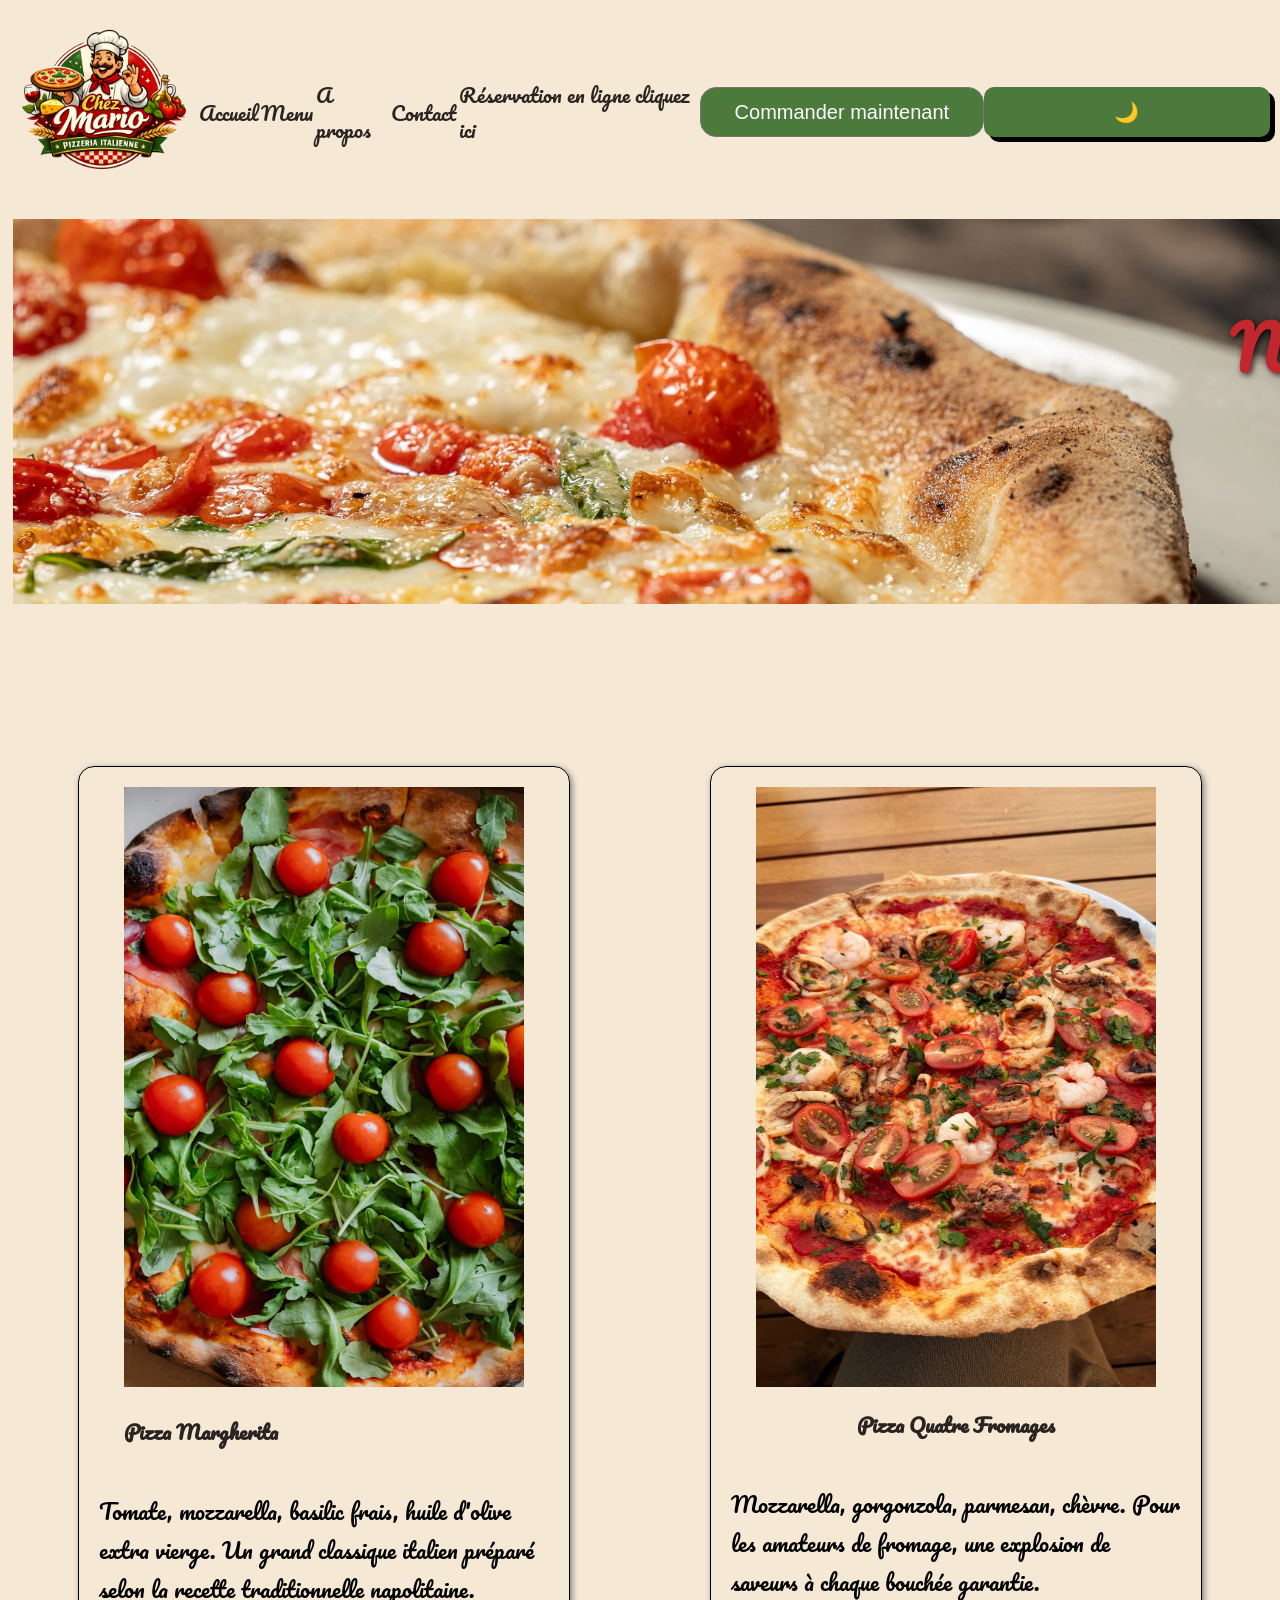
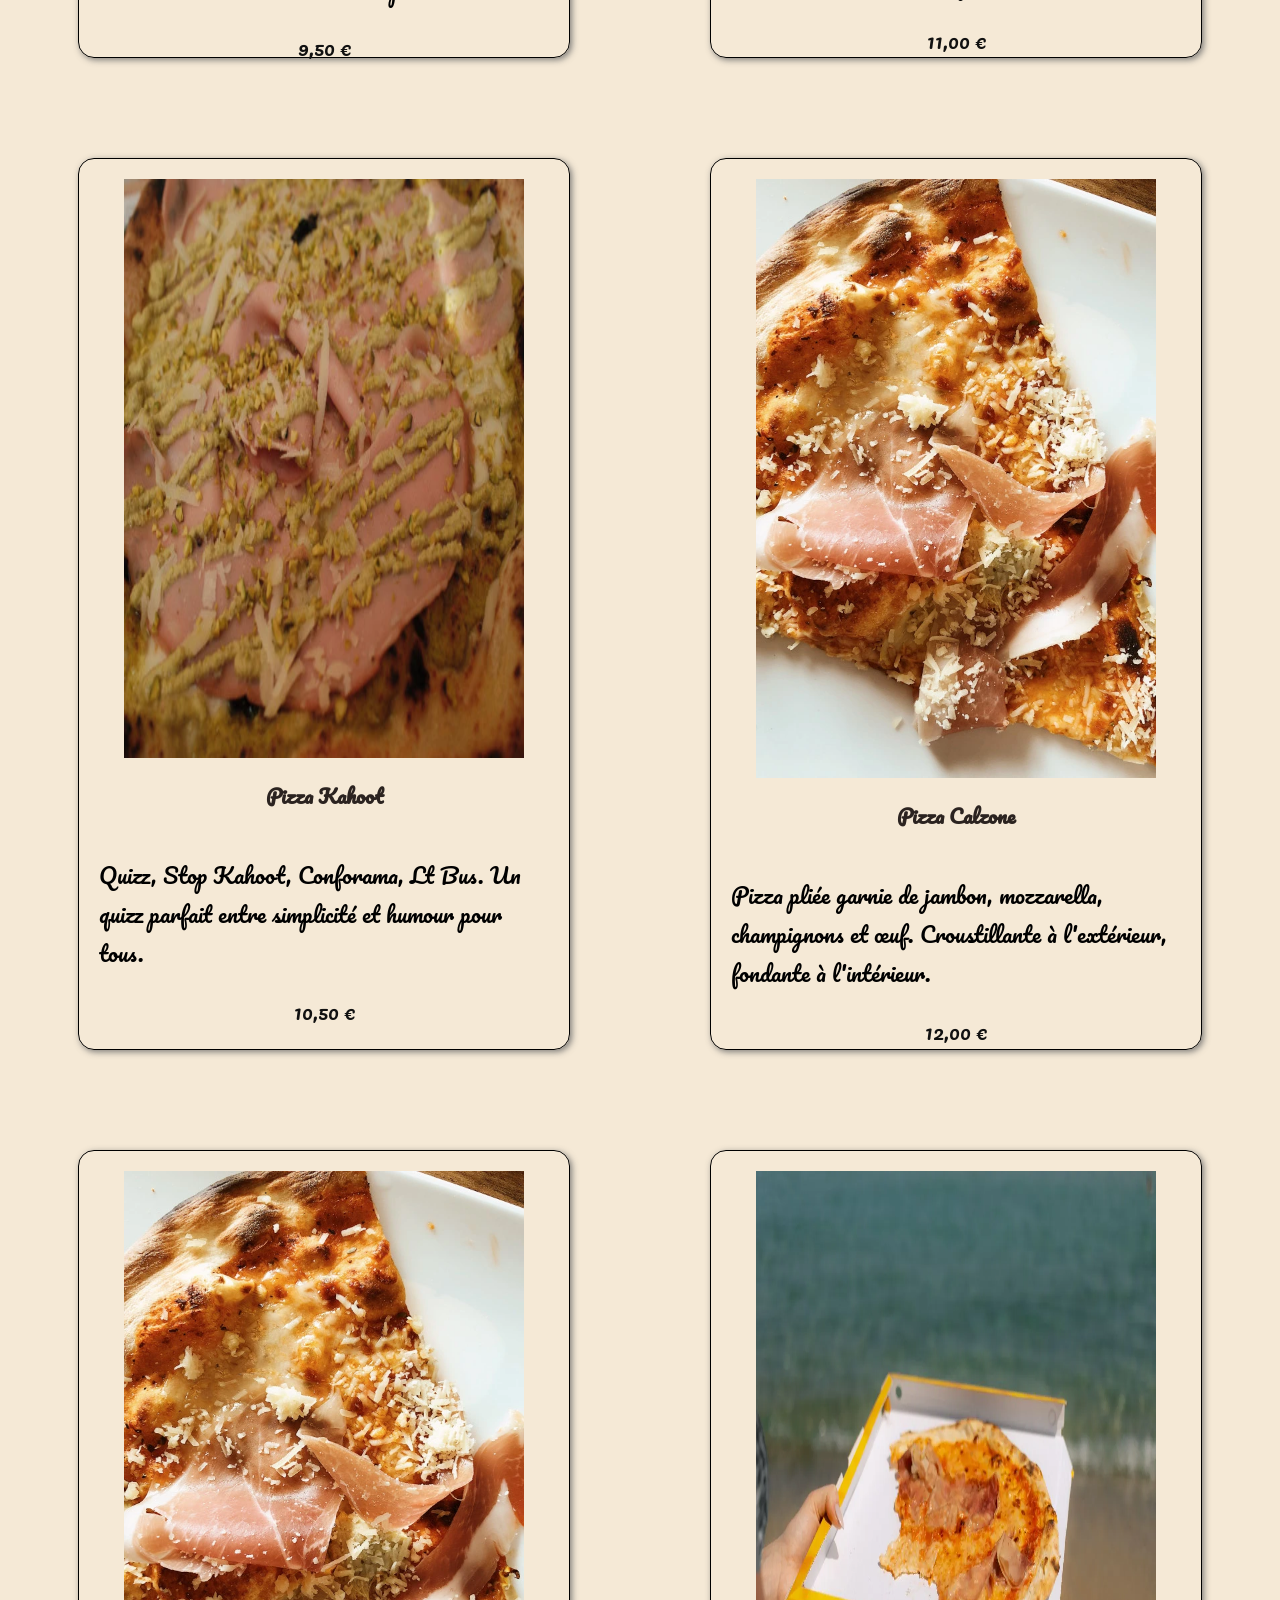
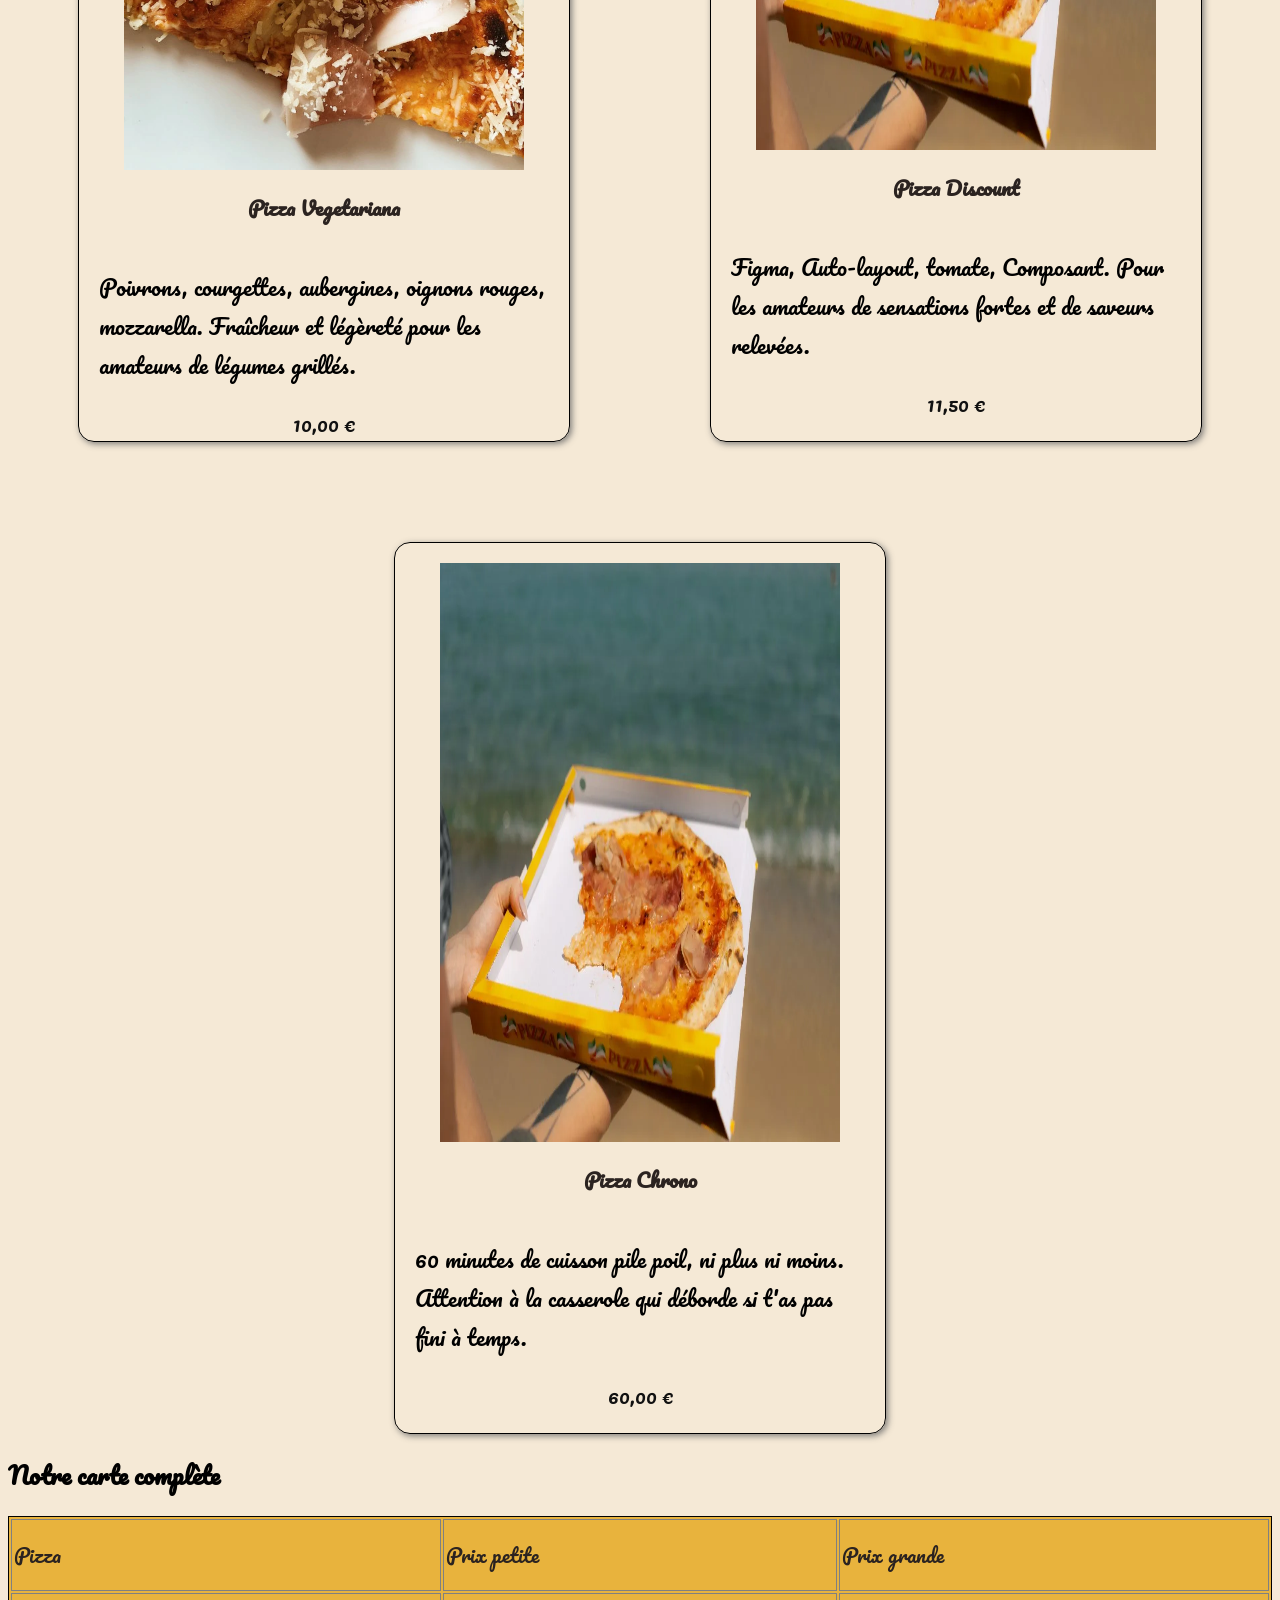
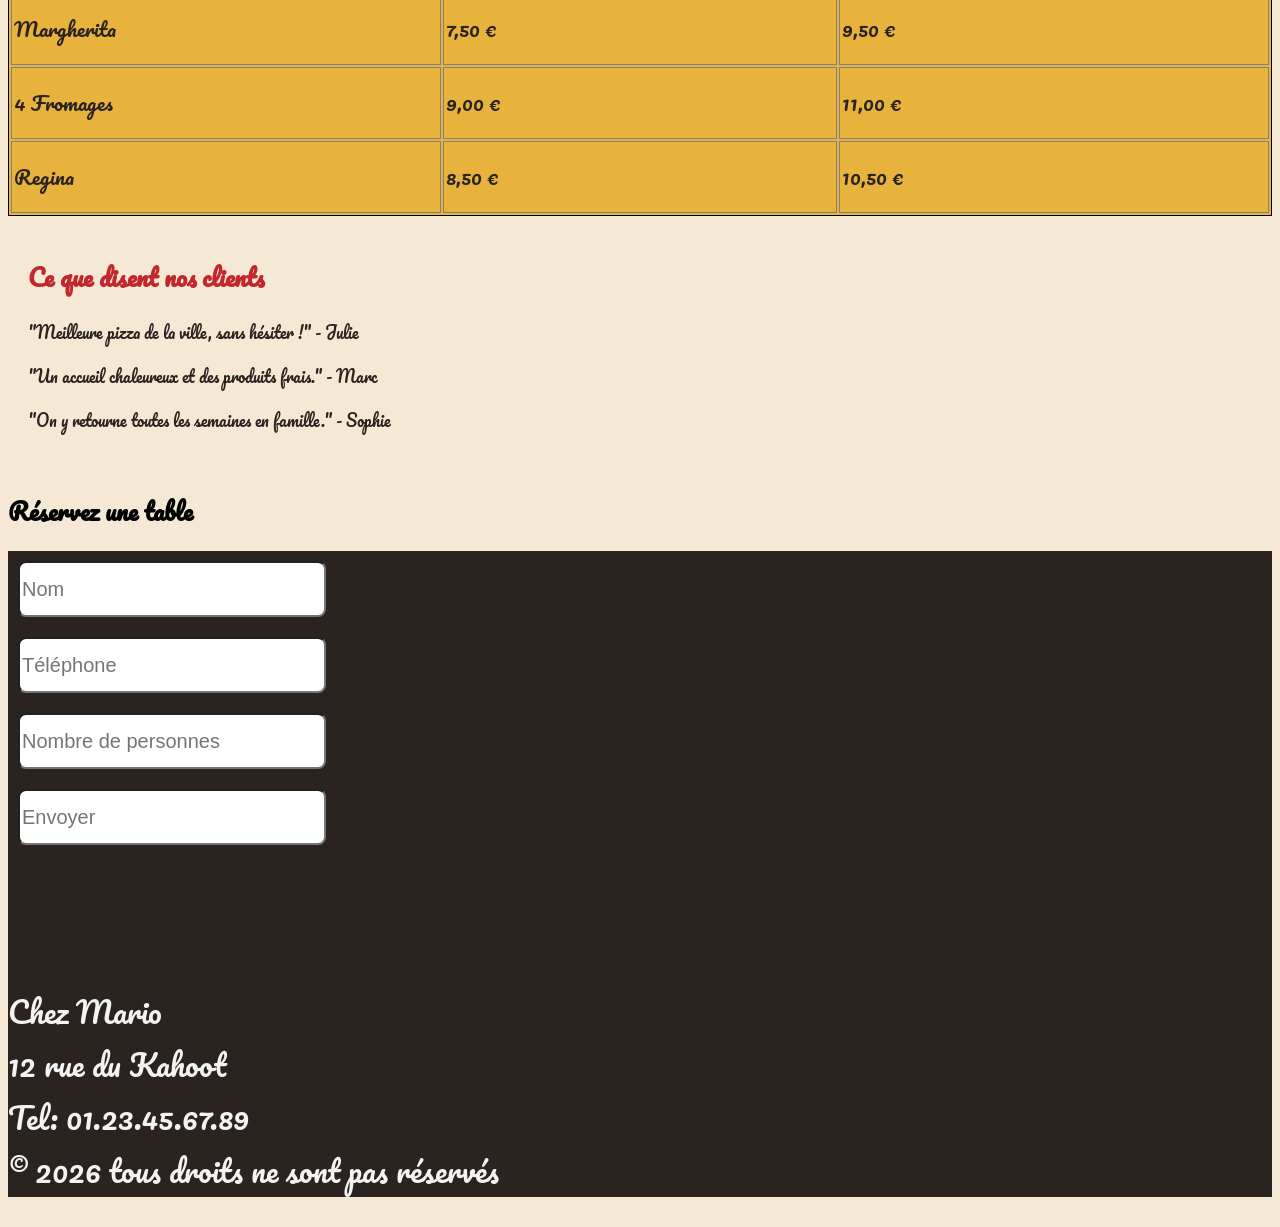
<file: index.html>
<!DOCTYPE html>
<html>

<head>
  <meta charset="UTF-8">
  <title>Chez Mario - Pizzeria</title>
  <meta name="description"
    content="La pizza la plus stylée depuis la promo CDUI, testée et approuvée par 14 militaires en reconversion.">
  <link rel="stylesheet" href="style.css">
  <link rel="preconnect" href="https://featureflags.netlify.com" crossorigin="">
  <link rel="preconnect" href="https://screenshot-proxy.netlify.app" crossorigin="">
</head>

<body>

  <!-- 🕵️ Easter egg n°1 : si tu lis ce commentaire, va dire à Wassila que t'as trouvé le premier oeuf caché, +1 point bonus -->

  <div class="nav">
    <img class="logoMario" src="img/logo.webp" alt="Mario pizzeria">
    <a href="#">Accueil</a>
    <a href="#">Menu</a>
    <a href="#">A propos</a>
    <a href="#">Contact
      <a href="#">Réservation en ligne cliquez ici</a>
      <button class="btn">Commander maintenant</button>
      <button id="theme-toggle">🌙</button>
  </div>

  <div class="hero">
    <div class="hero-image">
      <img class="logoPizza" src="img/logo2.webp" alt="PizzaBand">
      <h2 class="hero-title">Nos Pizzas du moment</h2>
    </div>
  </div>

  
<div class="cards">
    <div class="card" id="card1">
      <div class="bandeau">
      <img src="img/pizza01.webp" alt="pizza">
      <h3>Pizza Margherita</h3>
      </div>
      <p>Tomate, mozzarella, basilic frais, huile d'olive extra vierge. Un grand classique italien préparé selon la
        recette traditionnelle napolitaine.</p>
      <span class="price">9,50 €</span>
    </div> 

    <div class="card" id="card2">

      <img src="img/pizza02.webp" alt="pizza" alt="pizza">
      <h3>Pizza Quatre Fromages</h3>
      <p>Mozzarella, gorgonzola, parmesan, chèvre. Pour les amateurs de fromage, une explosion de saveurs à chaque
        bouchée garantie.</p>
      <span class="price">11,00 €</span>
    </div>

    <div class="card" id="card3">
      <img src="img/pizza03.webp" alt="pizza" alt="pizza">
      <h3>Pizza Kahoot</h3>
      <p>Quizz, Stop Kahoot, Conforama, Lt Bus. Un quizz parfait entre simplicité et humour pour tous.</p>
      <span class="price">10,50 €</span>
    </div>

    <div class="card" id="card4">

      <img src="img/pizza05.webp" alt="pizza" alt="pizza">
      <h3>Pizza Calzone</h3>
      <p>Pizza pliée garnie de jambon, mozzarella, champignons et œuf. Croustillante à l'extérieur, fondante à
        l'intérieur.</p>
      <span class="price">12,00 €</span>
    </div>

    <div class="card" id="card5">
      <img src="img/pizza05.webp" alt="pizza" alt="pizza">
      <h3>Pizza Vegetariana</h3>
      <p>Poivrons, courgettes, aubergines, oignons rouges, mozzarella. Fraîcheur et légèreté pour les amateurs de
        légumes grillés.</p>
      <span class="price">10,00 €</span>
    </div>

    <div class="card" id="card6">
      <img src="img/pizza06.webp" alt="pizza" alt="pizza">
      <h3>Pizza Discount</h3>
      <p>Figma, Auto-layout, tomate, Composant. Pour les amateurs de sensations fortes et de saveurs relevées.</p>
      <span class="price">11,50 €</span>
    </div>

    <!-- 🕵️ Easter egg n°2 : cette carte elle n'apparaîtra nulle part si display:flex déborde mal, patience -->
    <div class="card" id="card7">
      <img src="img/pizza06.webp" alt="pizza" alt="pizza">
      <h3>Pizza Chrono</h3>
      <p>60 minutes de cuisson pile poil, ni plus ni moins. Attention à la casserole qui déborde si t'as pas fini à
        temps.</p>
      <span class="price">60,00 €</span>
    </div>
  </div>

  <h2>Notre carte complète</h2>
  <table class="menu-table">
    <tr>
      <td>Pizza</td>
      <td>Prix petite</td>
      <td>Prix grande
    </tr>
    <tr>
      <td>Margherita</td>
      <td>7,50 €</td>
      <td>9,50 €</td>
    </tr>
    <tr>
      <td>4 Fromages</td>
      <td>9,00 €
      <td>11,00 €</td>
    </tr>
    <tr>
      <td>Regina</td>
      <td>8,50 €</td>
      <td>10,50 €</td>
    </tr>
  </table>

  <div class="avis">
    <h2>Ce que disent nos clients</h2>
    <div class="item">
      <span>"Meilleure pizza de la ville, sans hésiter !" - Julie</span><br>
      <p></p>
    </div>
    <div class="item">
      <span>"Un accueil chaleureux et des produits frais." - Marc</span><br>
      <p></p>
    </div>
    <div class="item">
      <span>"On y retourne toutes les semaines en famille." - Sophie</span><br>
      <p></p>
    </div>
  </div>

  <h2>Réservez une table</h2>
  <form>
    <input type="text" placeholder="Nom">
    <input type="text" placeholder="Téléphone">
    <input type="text" placeholder="Nombre de personnes">
    <input type="text" placeholder="Envoyer">
  </form>

  <div class="footer">
    <p>Chez Mario <br> 12 rue du Kahoot <br> Tel: 01.23.45.67.89 <br> © 2026 tous droits ne sont pas réservés
  </div>

  <!-- Easter egg n°3 : le dernier oeuf caché. Si t'as ouvert l'inspecteur jusqu'ici, t'es exactement le genre de dev qu'on veut former. -->
  <script src="script.js"></script>
</body>

</html>
</file>
<file: style.css>
@import url('https://fonts.googleapis.com/css2?family=Nunito:ital,wght@0,200..1000;1,200..1000&family=Pacifico&display=swap');

:root {
  --background: #F5E9D6;
  --red: #C1272D;
  --yellow: #E8B33D;
  --green: #4C7A3D;
  --textColor: #2B2320;
}

[data-theme="dark"] {
  --background: #1a1a2e;
  --textColor: #f0f0f0;
}

body {
  overflow-x: hidden;
  background-color: var(--background);
  font-family: pacifico;
  transition: 0.3s;
}

.logoMario {
  height: 200px;
  overflow-x: hidden;
}

.logoPizza {
  height: 385px;
}

.hero {
  color: #ffffff;
  padding: 5px;
  text-align: center;
  margin-bottom: 50px;
}

.hero-image {
  position: relative;
  display: inline-block;
}

.hero-title {
  font-family: pacifico;
  position: absolute;
  top: 20%;
  left: 80%;
  transform: translate(-50%, -50%);
  color: var(--red);
  text-shadow: 2px 2px 6px rgba(0, 0, 0, 0.8);
  white-space: nowrap;
}

.nav {
  margin-top: 10px;
  display: flex;
  justify-content: space-around;
  background-color: var(--background);
  padding: 2px;
}

.nav a {
  display: flex;
  align-items: center;
  color: var(--textColor);
  margin-right: 3px;
  text-decoration: none;
  font-size: 20px;
}

.hero h2 {
  font-size: 60px;
}

.hero h2.title {
  font-family: nunito;
}

.cards{
      display: flex;
    flex-wrap: wrap;
    justify-content: space-around;
    flex-direction: row;
}


 
 

.card h3 {
  font-size: 20px;
  color: var(--textColor);
  justify-content: center;
  position: relative;
}

.card p {
  font-size: 22px;
  line-height: normal;
}

.card img {
  width: 400px;
  height: 400px;
}

div.card {
  border: 1px solid black;
  border-radius: 1rem;
  display: flex;
  flex-direction: column;
  align-items: center;
  width: 450px;
  height: 850px;
  box-shadow: 2px 2px 6px rgba(102, 102, 102, 0.815);
  margin-top: 100px;
      padding: 20px;
}

.card img {
  width: 400px;
  height: 600px;
}

button {
  background: var(--green);
  color: #fdfdfd;
  height: 50px;
  width: 300px;
  border: 1px solid rgb(119, 118, 118);
  border-radius: 1rem;
  padding: 1px;
  font-size: 20px;
  font-family: Arial, Helvetica, sans-serif;
}

.nav {
  display: flex;
  align-items: center;
}

.menu-table {
  width: 100%;
  height: 300px;
  border: 1px solid black;
  font-size: 20px;
  color: var(--textColor);
  background: #E8B33D;
}

.menu-table td {
  border: 1px solid grey;
  padding: 2px;
}

.avis {
  background: var(--background);
  color: #C1272D;
  padding: 20px;
}

.avis .item {
  background: var(--background);
  color: #2B2320;
  margin-bottom: 1px;
  position: relative;
  z-index: 1;
}

.avis .item span {
  position: absolute;
  top: 0;
  left: 0;
  z-index: 1;
}

form {
  display: flex;
  flex-direction: column;
  gap: 20px;
  background: #2B2320;
  color: black;
  padding: 10px;
}

form input {

  width: 300px;
  height: 50px;
  font-size: 20px;
  border-radius: 0.5rem;
}

form button {
  background: rgb(255, 255, 255);
  color: black;
}

.footer {
  background-color: #2B2320;
  color: #f3f3f3;
  padding: 100px 0px 0px 0px;
  text-align: left;
  font-size: 30px;
}

.price {
  color: rgb(17, 17, 17);
  font-size: 20px;
}

span.price {
  display: flex;
}

#theme-toggle {
  background: var(--green);
  color: #fff;
  border: none;
  border-radius: 10px;
  padding: 10px 20px;
  font-size: 20px;
  font-weight: 600;
  cursor: pointer;
  box-shadow: black 5px 5px;
}

#theme-toggle :hover {
  cursor: pointer;
}
</file>
